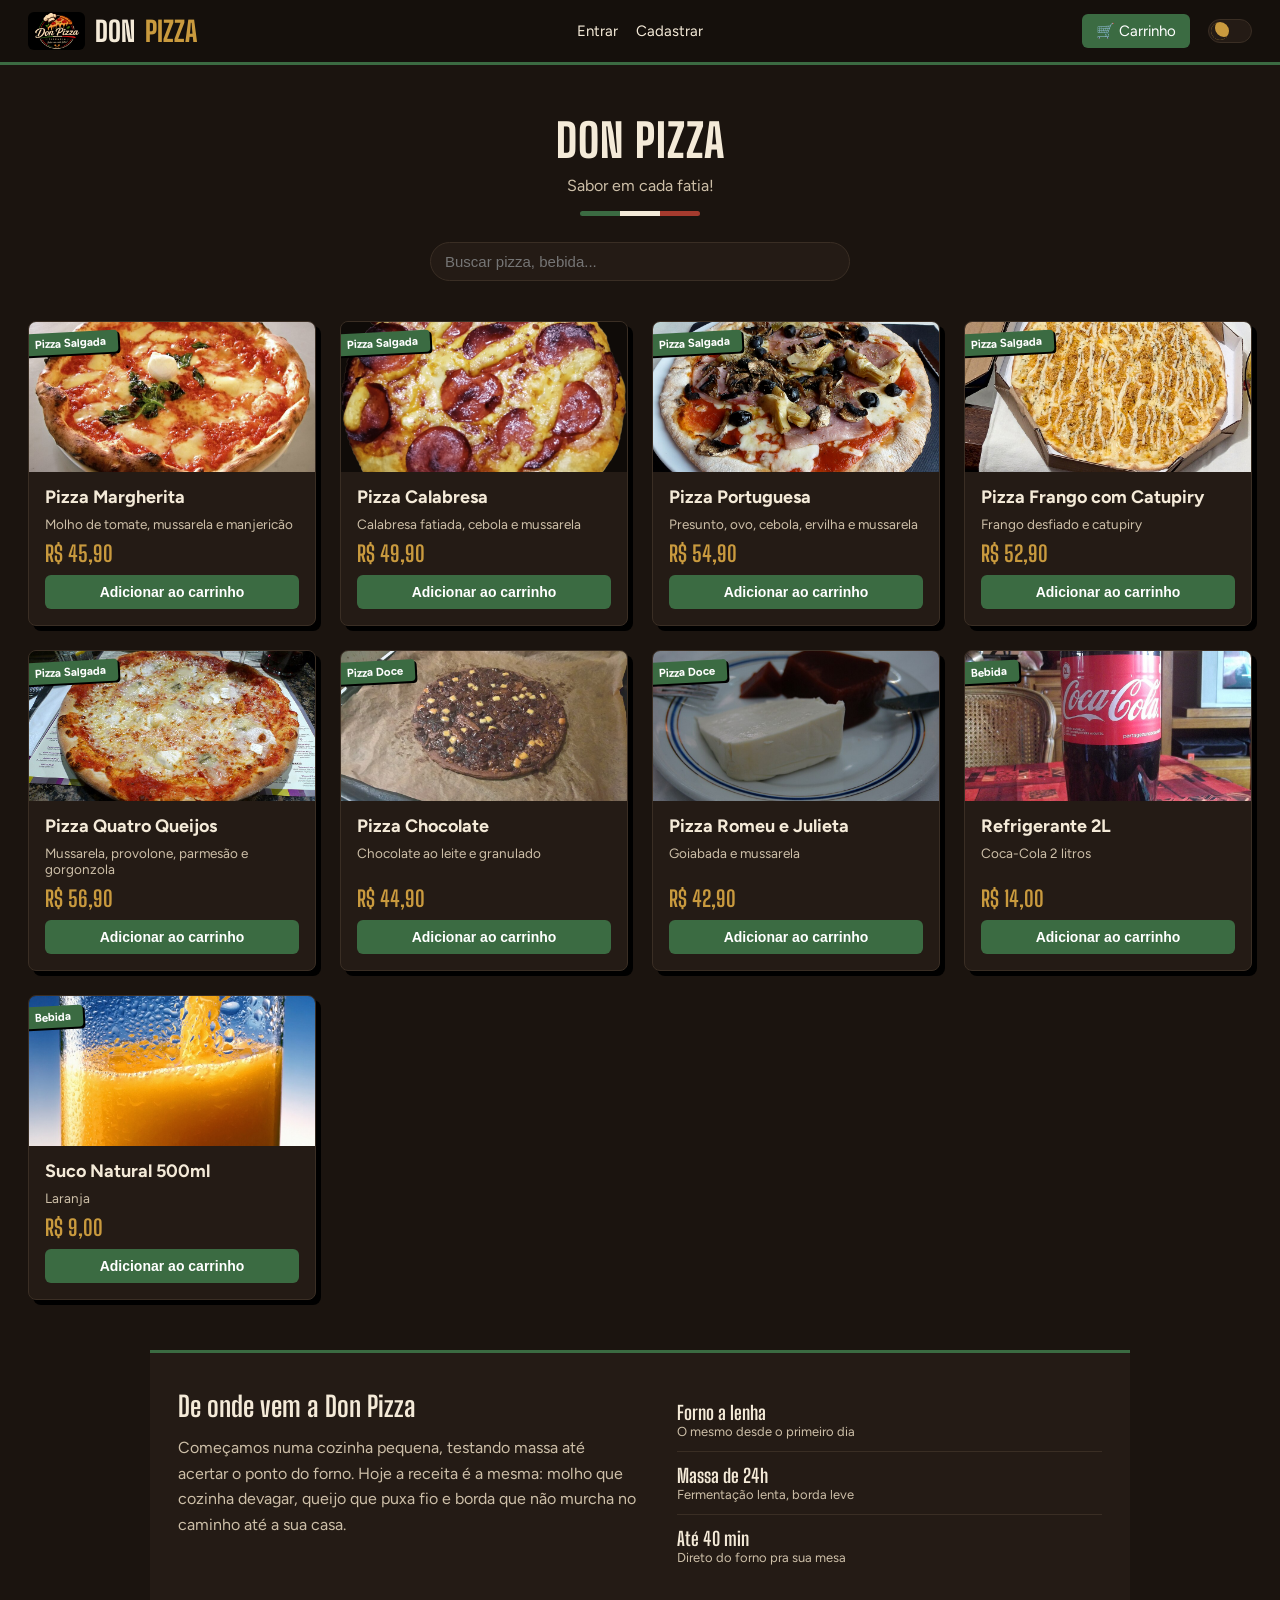
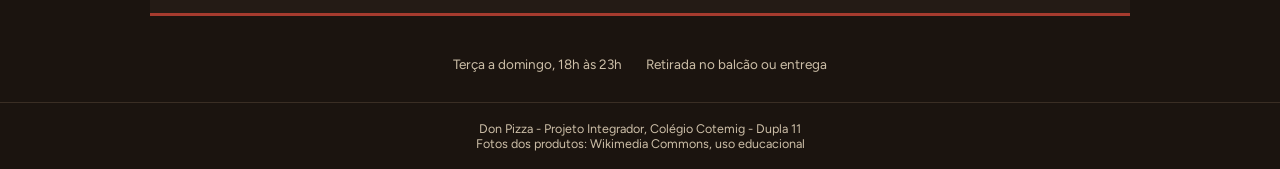
<file: site/index.html>
<!DOCTYPE html>
<html lang="pt-BR">
<head>
  <meta charset="UTF-8">
  <meta name="viewport" content="width=device-width, initial-scale=1.0">
  <title>Don Pizza - Cardápio</title>
  <link rel="preconnect" href="https://fonts.googleapis.com">
  <link rel="preconnect" href="https://fonts.gstatic.com" crossorigin>
  <link href="https://fonts.googleapis.com/css2?family=Big+Shoulders+Display:wght@700;800&family=Figtree:wght@400;600;700&display=swap" rel="stylesheet">
  <link rel="stylesheet" href="css/style.css">
</head>
<body>

  <nav class="navbar">
    <div class="logo"><img src="../assets/logo-don-pizza.webp" alt="Logo Don Pizza"> DON <span>PIZZA</span></div>
    <div class="links" id="areaConta">
      <a href="login.html">Entrar</a>
      <a href="cadastro.html">Cadastrar</a>
    </div>
    <div class="links">
      <a href="carrinho.html" class="btn-carrinho">
        🛒 Carrinho
        <span class="qtd" id="qtdCarrinho">0</span>
      </a>
      <button class="btn-tema" id="btnTema" aria-label="Alternar tema">
        <span class="trilha"><span class="bolinha"></span></span>
      </button>
    </div>
  </nav>

  <section class="hero">
    <h1>DON PIZZA</h1>
    <p>Sabor em cada fatia!</p>
    <div class="tricolor"><span></span><span></span><span></span></div>
  </section>

  <div class="busca-wrap">
    <input type="text" id="campoBusca" placeholder="Buscar pizza, bebida...">
  </div>

  <div class="grid-produtos" id="gridProdutos"></div>

  <section class="sobre">
    <div class="sobre-texto">
      <h2>De onde vem a Don Pizza</h2>
      <p>
        Começamos numa cozinha pequena, testando massa até acertar o ponto do forno.
        Hoje a receita é a mesma: molho que cozinha devagar, queijo que puxa fio e
        borda que não murcha no caminho até a sua casa.
      </p>
    </div>
    <div class="sobre-fatos">
      <div class="fato">
        <strong>Forno a lenha</strong>
        <span>O mesmo desde o primeiro dia</span>
      </div>
      <div class="fato">
        <strong>Massa de 24h</strong>
        <span>Fermentação lenta, borda leve</span>
      </div>
      <div class="fato">
        <strong>Até 40 min</strong>
        <span>Direto do forno pra sua mesa</span>
      </div>
    </div>
  </section>

  <div class="info-funcionamento">
    <span>Terça a domingo, 18h às 23h</span>
    <span>Retirada no balcão ou entrega</span>
  </div>

  <footer>
    Don Pizza - Projeto Integrador, Colégio Cotemig - Dupla 11<br>
    Fotos dos produtos: Wikimedia Commons, uso educacional
  </footer>

  <script src="js/produtos.js"></script>
  <script src="js/carrinho.js"></script>
  <script src="js/auth.js"></script>
  <script src="js/tema.js"></script>
</body>
</html>
</file>
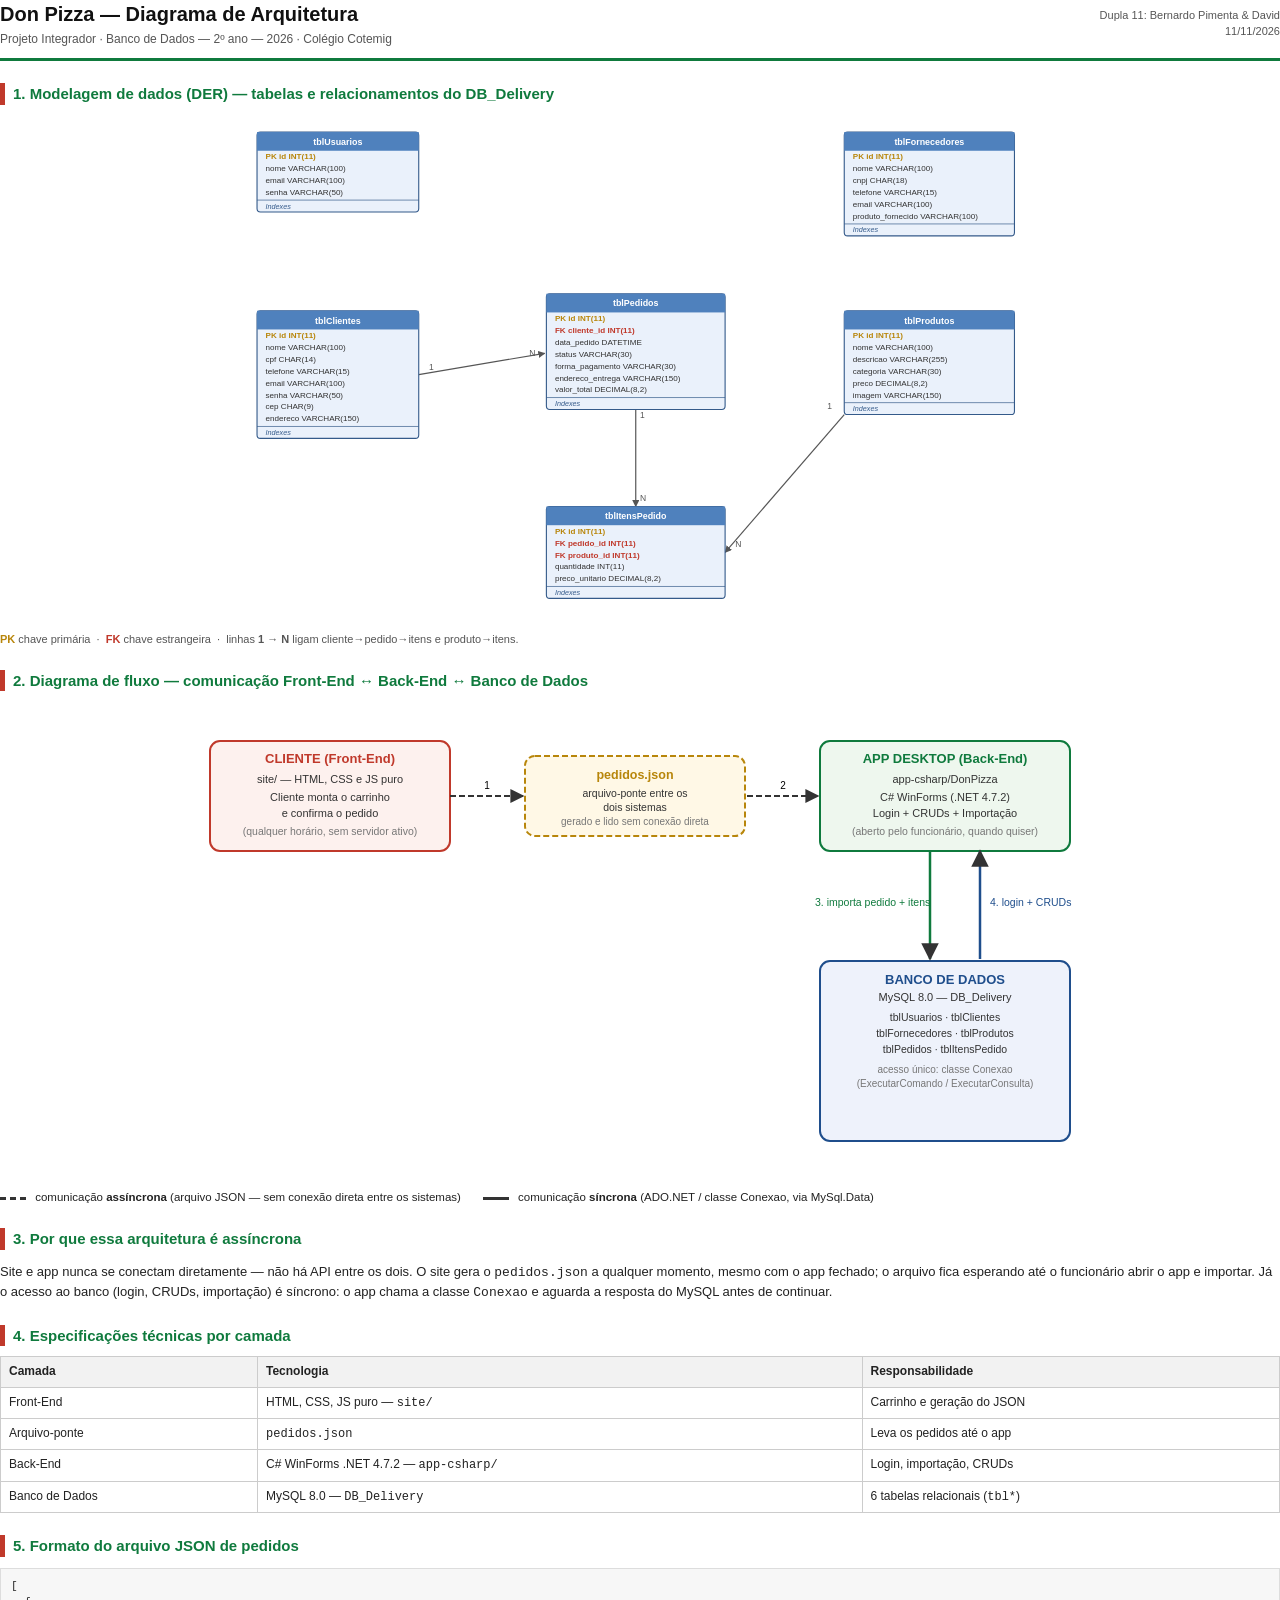
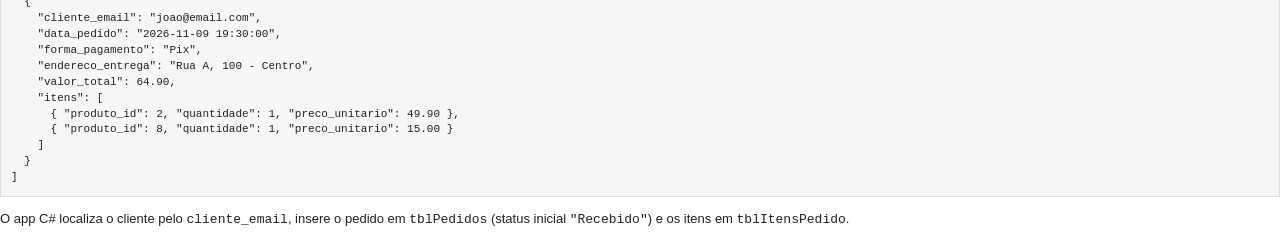
<file: docs/diagrama-arquitetura.html>
<!DOCTYPE html>
<html lang="pt-BR">
<head>
<meta charset="UTF-8">
<title>Diagrama de Arquitetura — Don Pizza</title>
<style>
  @page { size: A4; margin: 18mm 16mm; }
  * { box-sizing: border-box; }
  body {
    font-family: Arial, Helvetica, sans-serif;
    color: #222;
    margin: 0;
    font-size: 13px;
    line-height: 1.45;
  }
  header {
    display: flex;
    align-items: center;
    justify-content: space-between;
    border-bottom: 3px solid #0f7a3d;
    padding-bottom: 10px;
    margin-bottom: 18px;
  }
  header .brand { display:flex; align-items:center; gap:12px; }
  header img.logo { height: 48px; }
  header h1 { font-size: 20px; margin: 0; color:#111; }
  header .sub { font-size: 12px; color:#555; margin-top:2px; }
  header .meta { text-align:right; font-size:11px; color:#555; }
  h2 {
    font-size: 15px;
    color: #0f7a3d;
    border-left: 5px solid #c0392b;
    padding-left: 8px;
    margin: 22px 0 10px;
  }
  table { width:100%; border-collapse: collapse; margin-top: 6px; }
  th, td { border: 1px solid #ccc; padding: 6px 8px; text-align: left; font-size: 12px; vertical-align: top; }
  th { background: #f2f2f2; }
  .legend { display:flex; gap:22px; margin-top:8px; font-size:11.5px; }
  .legend span.line { display:inline-block; width:26px; height:0; border-top:3px solid #333; vertical-align:middle; margin-right:6px; }
  .legend span.dashed { border-top-style: dashed; }
  ol.fluxo li { margin-bottom: 6px; }
  .tag { display:inline-block; padding:1px 6px; border-radius:3px; font-size:10.5px; font-weight:bold; color:#fff; }
  .tag.async { background:#c0392b; }
  .tag.sync { background:#0f7a3d; }
  footer { margin-top: 24px; font-size: 10.5px; color:#888; border-top:1px solid #ddd; padding-top:8px; }
</style>
</head>
<body>

<header>
  <div class="brand">
    <div>
      <h1>Don Pizza — Diagrama de Arquitetura</h1>
      <div class="sub">Projeto Integrador · Banco de Dados — 2º ano — 2026 · Colégio Cotemig</div>
    </div>
  </div>
  <div class="meta">
    Dupla 11: Bernardo Pimenta &amp; David<br>
    11/11/2026
  </div>
</header>

<h2>1. Modelagem de dados (DER) — tabelas e relacionamentos do DB_Delivery</h2>

<svg viewBox="0 0 940 600" xmlns="http://www.w3.org/2000/svg" style="width:100%; max-width:800px; display:block; margin:0 auto;">
  <defs>
    <marker id="erArrow" viewBox="0 0 10 10" refX="9" refY="5" markerWidth="6" markerHeight="6" orient="auto-start-reverse">
      <path d="M0,0 L10,5 L0,10 z" fill="#555"/>
    </marker>
  </defs>

  <!-- ===== Relacionamentos (desenhados primeiro, ficam atras das tabelas) ===== -->
  <!-- Clientes 1 -> N Pedidos -->
  <line x1="210" y1="305" x2="358" y2="280" stroke="#555" stroke-width="1.4" marker-end="url(#erArrow)"/>
  <text x="222" y="300" font-size="10" fill="#555">1</text>
  <text x="340" y="283" font-size="10" fill="#555">N</text>

  <!-- Pedidos 1 -> N ItensPedido -->
  <line x1="465" y1="346" x2="465" y2="460" stroke="#555" stroke-width="1.4" marker-end="url(#erArrow)"/>
  <text x="470" y="356" font-size="10" fill="#555">1</text>
  <text x="470" y="454" font-size="10" fill="#555">N</text>

  <!-- Produtos 1 -> N ItensPedido -->
  <line x1="710" y1="352" x2="570" y2="514" stroke="#555" stroke-width="1.4" marker-end="url(#erArrow)"/>
  <text x="690" y="345" font-size="10" fill="#555">1</text>
  <text x="582" y="508" font-size="10" fill="#555">N</text>

  <!-- ===== tblUsuarios (sem relacionamento - tabela de login) ===== -->
  <g>
    <rect x="20" y="20" width="190" height="94" rx="4" fill="#eaf1fb" stroke="#345a8a" stroke-width="1.3"/>
    <rect x="20" y="20" width="190" height="22" fill="#4f81bd"/>
    <text x="115" y="35" text-anchor="middle" fill="white" font-size="10.5" font-weight="bold">tblUsuarios</text>
    <text x="30" y="52" font-size="9.5" fill="#b8860b" font-weight="bold">PK id INT(11)</text>
    <text x="30" y="66" font-size="9.5" fill="#333">nome VARCHAR(100)</text>
    <text x="30" y="80" font-size="9.5" fill="#333">email VARCHAR(100)</text>
    <text x="30" y="94" font-size="9.5" fill="#333">senha VARCHAR(50)</text>
    <line x1="20" y1="100" x2="210" y2="100" stroke="#345a8a" stroke-width="0.8"/>
    <text x="30" y="110" font-size="8.5" font-style="italic" fill="#345a8a">Indexes</text>
  </g>

  <!-- ===== tblFornecedores (sem relacionamento) ===== -->
  <g>
    <rect x="710" y="20" width="200" height="122" rx="4" fill="#eaf1fb" stroke="#345a8a" stroke-width="1.3"/>
    <rect x="710" y="20" width="200" height="22" fill="#4f81bd"/>
    <text x="810" y="35" text-anchor="middle" fill="white" font-size="10.5" font-weight="bold">tblFornecedores</text>
    <text x="720" y="52" font-size="9.5" fill="#b8860b" font-weight="bold">PK id INT(11)</text>
    <text x="720" y="66" font-size="9.5" fill="#333">nome VARCHAR(100)</text>
    <text x="720" y="80" font-size="9.5" fill="#333">cnpj CHAR(18)</text>
    <text x="720" y="94" font-size="9.5" fill="#333">telefone VARCHAR(15)</text>
    <text x="720" y="108" font-size="9.5" fill="#333">email VARCHAR(100)</text>
    <text x="720" y="122" font-size="9.5" fill="#333">produto_fornecido VARCHAR(100)</text>
    <line x1="710" y1="128" x2="910" y2="128" stroke="#345a8a" stroke-width="0.8"/>
    <text x="720" y="138" font-size="8.5" font-style="italic" fill="#345a8a">Indexes</text>
  </g>

  <!-- ===== tblClientes ===== -->
  <g>
    <rect x="20" y="230" width="190" height="150" rx="4" fill="#eaf1fb" stroke="#345a8a" stroke-width="1.3"/>
    <rect x="20" y="230" width="190" height="22" fill="#4f81bd"/>
    <text x="115" y="245" text-anchor="middle" fill="white" font-size="10.5" font-weight="bold">tblClientes</text>
    <text x="30" y="262" font-size="9.5" fill="#b8860b" font-weight="bold">PK id INT(11)</text>
    <text x="30" y="276" font-size="9.5" fill="#333">nome VARCHAR(100)</text>
    <text x="30" y="290" font-size="9.5" fill="#333">cpf CHAR(14)</text>
    <text x="30" y="304" font-size="9.5" fill="#333">telefone VARCHAR(15)</text>
    <text x="30" y="318" font-size="9.5" fill="#333">email VARCHAR(100)</text>
    <text x="30" y="332" font-size="9.5" fill="#333">senha VARCHAR(50)</text>
    <text x="30" y="346" font-size="9.5" fill="#333">cep CHAR(9)</text>
    <text x="30" y="360" font-size="9.5" fill="#333">endereco VARCHAR(150)</text>
    <line x1="20" y1="366" x2="210" y2="366" stroke="#345a8a" stroke-width="0.8"/>
    <text x="30" y="376" font-size="8.5" font-style="italic" fill="#345a8a">Indexes</text>
  </g>

  <!-- ===== tblProdutos ===== -->
  <g>
    <rect x="710" y="230" width="200" height="122" rx="4" fill="#eaf1fb" stroke="#345a8a" stroke-width="1.3"/>
    <rect x="710" y="230" width="200" height="22" fill="#4f81bd"/>
    <text x="810" y="245" text-anchor="middle" fill="white" font-size="10.5" font-weight="bold">tblProdutos</text>
    <text x="720" y="262" font-size="9.5" fill="#b8860b" font-weight="bold">PK id INT(11)</text>
    <text x="720" y="276" font-size="9.5" fill="#333">nome VARCHAR(100)</text>
    <text x="720" y="290" font-size="9.5" fill="#333">descricao VARCHAR(255)</text>
    <text x="720" y="304" font-size="9.5" fill="#333">categoria VARCHAR(30)</text>
    <text x="720" y="318" font-size="9.5" fill="#333">preco DECIMAL(8,2)</text>
    <text x="720" y="332" font-size="9.5" fill="#333">imagem VARCHAR(150)</text>
    <line x1="710" y1="338" x2="910" y2="338" stroke="#345a8a" stroke-width="0.8"/>
    <text x="720" y="348" font-size="8.5" font-style="italic" fill="#345a8a">Indexes</text>
  </g>

  <!-- ===== tblPedidos ===== -->
  <g>
    <rect x="360" y="210" width="210" height="136" rx="4" fill="#eaf1fb" stroke="#345a8a" stroke-width="1.3"/>
    <rect x="360" y="210" width="210" height="22" fill="#4f81bd"/>
    <text x="465" y="225" text-anchor="middle" fill="white" font-size="10.5" font-weight="bold">tblPedidos</text>
    <text x="370" y="242" font-size="9.5" fill="#b8860b" font-weight="bold">PK id INT(11)</text>
    <text x="370" y="256" font-size="9.5" fill="#c0392b" font-weight="bold">FK cliente_id INT(11)</text>
    <text x="370" y="270" font-size="9.5" fill="#333">data_pedido DATETIME</text>
    <text x="370" y="284" font-size="9.5" fill="#333">status VARCHAR(30)</text>
    <text x="370" y="298" font-size="9.5" fill="#333">forma_pagamento VARCHAR(30)</text>
    <text x="370" y="312" font-size="9.5" fill="#333">endereco_entrega VARCHAR(150)</text>
    <text x="370" y="326" font-size="9.5" fill="#333">valor_total DECIMAL(8,2)</text>
    <line x1="360" y1="332" x2="570" y2="332" stroke="#345a8a" stroke-width="0.8"/>
    <text x="370" y="342" font-size="8.5" font-style="italic" fill="#345a8a">Indexes</text>
  </g>

  <!-- ===== tblItensPedido ===== -->
  <g>
    <rect x="360" y="460" width="210" height="108" rx="4" fill="#eaf1fb" stroke="#345a8a" stroke-width="1.3"/>
    <rect x="360" y="460" width="210" height="22" fill="#4f81bd"/>
    <text x="465" y="475" text-anchor="middle" fill="white" font-size="10.5" font-weight="bold">tblItensPedido</text>
    <text x="370" y="492" font-size="9.5" fill="#b8860b" font-weight="bold">PK id INT(11)</text>
    <text x="370" y="506" font-size="9.5" fill="#c0392b" font-weight="bold">FK pedido_id INT(11)</text>
    <text x="370" y="520" font-size="9.5" fill="#c0392b" font-weight="bold">FK produto_id INT(11)</text>
    <text x="370" y="534" font-size="9.5" fill="#333">quantidade INT(11)</text>
    <text x="370" y="548" font-size="9.5" fill="#333">preco_unitario DECIMAL(8,2)</text>
    <line x1="360" y1="554" x2="570" y2="554" stroke="#345a8a" stroke-width="0.8"/>
    <text x="370" y="564" font-size="8.5" font-style="italic" fill="#345a8a">Indexes</text>
  </g>
</svg>

<p style="font-size:11px; color:#555; margin-top:6px;">
<span style="color:#b8860b; font-weight:bold;">PK</span> chave primária &nbsp;·&nbsp;
<span style="color:#c0392b; font-weight:bold;">FK</span> chave estrangeira &nbsp;·&nbsp;
linhas <b>1 → N</b> ligam cliente→pedido→itens e produto→itens.
</p>

<h2>2. Diagrama de fluxo — comunicação Front-End ↔ Back-End ↔ Banco de Dados</h2>

<svg viewBox="0 0 900 480" xmlns="http://www.w3.org/2000/svg" style="width:100%; max-width:900px; display:block; margin:0 auto;">
  <defs>
    <marker id="arrow" viewBox="0 0 10 10" refX="9" refY="5" markerWidth="7" markerHeight="7" orient="auto-start-reverse">
      <path d="M0,0 L10,5 L0,10 z" fill="#333"/>
    </marker>
  </defs>

  <!-- Caixa Cliente / Front-End -->
  <rect x="20" y="40" width="240" height="110" rx="10" fill="#fdf1ee" stroke="#c0392b" stroke-width="2"/>
  <text x="140" y="62" text-anchor="middle" font-size="13" font-weight="bold" fill="#c0392b">CLIENTE (Front-End)</text>
  <text x="140" y="82" text-anchor="middle" font-size="11" fill="#333">site/ — HTML, CSS e JS puro</text>
  <text x="140" y="100" text-anchor="middle" font-size="11" fill="#333">Cliente monta o carrinho</text>
  <text x="140" y="116" text-anchor="middle" font-size="11" fill="#333">e confirma o pedido</text>
  <text x="140" y="134" text-anchor="middle" font-size="10.5" fill="#777">(qualquer horário, sem servidor ativo)</text>

  <!-- Caixa arquivo JSON (ponte assíncrona) -->
  <rect x="335" y="55" width="220" height="80" rx="10" fill="#fff8e6" stroke="#b8860b" stroke-width="2" stroke-dasharray="6,3"/>
  <text x="445" y="78" text-anchor="middle" font-size="12.5" font-weight="bold" fill="#b8860b">pedidos.json</text>
  <text x="445" y="96" text-anchor="middle" font-size="10.5" fill="#333">arquivo-ponte entre os</text>
  <text x="445" y="110" text-anchor="middle" font-size="10.5" fill="#333">dois sistemas</text>
  <text x="445" y="124" text-anchor="middle" font-size="10" fill="#777">gerado e lido sem conexão direta</text>

  <!-- Caixa App C# / Back-End -->
  <rect x="630" y="40" width="250" height="110" rx="10" fill="#eef7ee" stroke="#0f7a3d" stroke-width="2"/>
  <text x="755" y="62" text-anchor="middle" font-size="13" font-weight="bold" fill="#0f7a3d">APP DESKTOP (Back-End)</text>
  <text x="755" y="82" text-anchor="middle" font-size="11" fill="#333">app-csharp/DonPizza</text>
  <text x="755" y="100" text-anchor="middle" font-size="11" fill="#333">C# WinForms (.NET 4.7.2)</text>
  <text x="755" y="116" text-anchor="middle" font-size="11" fill="#333">Login + CRUDs + Importação</text>
  <text x="755" y="134" text-anchor="middle" font-size="10.5" fill="#777">(aberto pelo funcionário, quando quiser)</text>

  <!-- Seta 1: cliente -> json (assincrono, tracejada) -->
  <line x1="260" y1="95" x2="333" y2="95" stroke="#333" stroke-width="2" stroke-dasharray="6,3" marker-end="url(#arrow)"/>
  <text x="297" y="88" text-anchor="middle" font-size="10">1</text>

  <!-- Seta 2: json -> app (assincrono, tracejada) -->
  <line x1="557" y1="95" x2="628" y2="95" stroke="#333" stroke-width="2" stroke-dasharray="6,3" marker-end="url(#arrow)"/>
  <text x="593" y="88" text-anchor="middle" font-size="10">2</text>

  <!-- Caixa MySQL -->
  <rect x="630" y="260" width="250" height="180" rx="10" fill="#eef2fb" stroke="#1f4e8c" stroke-width="2"/>
  <text x="755" y="283" text-anchor="middle" font-size="13" font-weight="bold" fill="#1f4e8c">BANCO DE DADOS</text>
  <text x="755" y="300" text-anchor="middle" font-size="11" fill="#333">MySQL 8.0 — DB_Delivery</text>
  <text x="755" y="320" text-anchor="middle" font-size="10.5" fill="#333">tblUsuarios · tblClientes</text>
  <text x="755" y="336" text-anchor="middle" font-size="10.5" fill="#333">tblFornecedores · tblProdutos</text>
  <text x="755" y="352" text-anchor="middle" font-size="10.5" fill="#333">tblPedidos · tblItensPedido</text>
  <text x="755" y="372" text-anchor="middle" font-size="10" fill="#777">acesso único: classe Conexao</text>
  <text x="755" y="386" text-anchor="middle" font-size="10" fill="#777">(ExecutarComando / ExecutarConsulta)</text>

  <!-- Seta 3: app -> mysql import (sincrona, solida) -->
  <path d="M 740 150 L 740 258" stroke="#0f7a3d" stroke-width="2.5" fill="none" marker-end="url(#arrow)"/>
  <text x="625" y="205" font-size="10.5" fill="#0f7a3d">3. importa pedido + itens</text>

  <!-- Seta 4: mysql <-> app CRUD/login (sincrona, solida, dupla) -->
  <path d="M 790 258 L 790 150" stroke="#1f4e8c" stroke-width="2.5" fill="none" marker-end="url(#arrow)"/>
  <text x="800" y="205" font-size="10.5" fill="#1f4e8c">4. login + CRUDs</text>

</svg>

<div class="legend">
  <div><span class="line dashed"></span> comunicação <b>assíncrona</b> (arquivo JSON — sem conexão direta entre os sistemas)</div>
  <div><span class="line"></span> comunicação <b>síncrona</b> (ADO.NET / classe Conexao, via MySql.Data)</div>
</div>

<h2>3. Por que essa arquitetura é assíncrona</h2>
<p>
Site e app nunca se conectam diretamente — não há API entre os dois. O site gera o
<code>pedidos.json</code> a qualquer momento, mesmo com o app fechado; o arquivo fica esperando até o
funcionário abrir o app e importar. Já o acesso ao banco (login, CRUDs, importação) é síncrono: o app
chama a classe <code>Conexao</code> e aguarda a resposta do MySQL antes de continuar.
</p>

<h2>4. Especificações técnicas por camada</h2>
<table>
  <tr><th>Camada</th><th>Tecnologia</th><th>Responsabilidade</th></tr>
  <tr><td>Front-End</td><td>HTML, CSS, JS puro — <code>site/</code></td><td>Carrinho e geração do JSON</td></tr>
  <tr><td>Arquivo-ponte</td><td><code>pedidos.json</code></td><td>Leva os pedidos até o app</td></tr>
  <tr><td>Back-End</td><td>C# WinForms .NET 4.7.2 — <code>app-csharp/</code></td><td>Login, importação, CRUDs</td></tr>
  <tr><td>Banco de Dados</td><td>MySQL 8.0 — <code>DB_Delivery</code></td><td>6 tabelas relacionais (<code>tbl*</code>)</td></tr>
</table>

<h2>5. Formato do arquivo JSON de pedidos</h2>
<pre style="background:#f7f7f7; border:1px solid #ddd; padding:10px; font-size:11px; overflow-x:auto;">[
  {
    "cliente_email": "joao@email.com",
    "data_pedido": "2026-11-09 19:30:00",
    "forma_pagamento": "Pix",
    "endereco_entrega": "Rua A, 100 - Centro",
    "valor_total": 64.90,
    "itens": [
      { "produto_id": 2, "quantidade": 1, "preco_unitario": 49.90 },
      { "produto_id": 8, "quantidade": 1, "preco_unitario": 15.00 }
    ]
  }
]</pre>
<p>O app C# localiza o cliente pelo <code>cliente_email</code>, insere o pedido em <code>tblPedidos</code>
(status inicial <code>"Recebido"</code>) e os itens em <code>tblItensPedido</code>.</p>

</body>
</html>
</file>
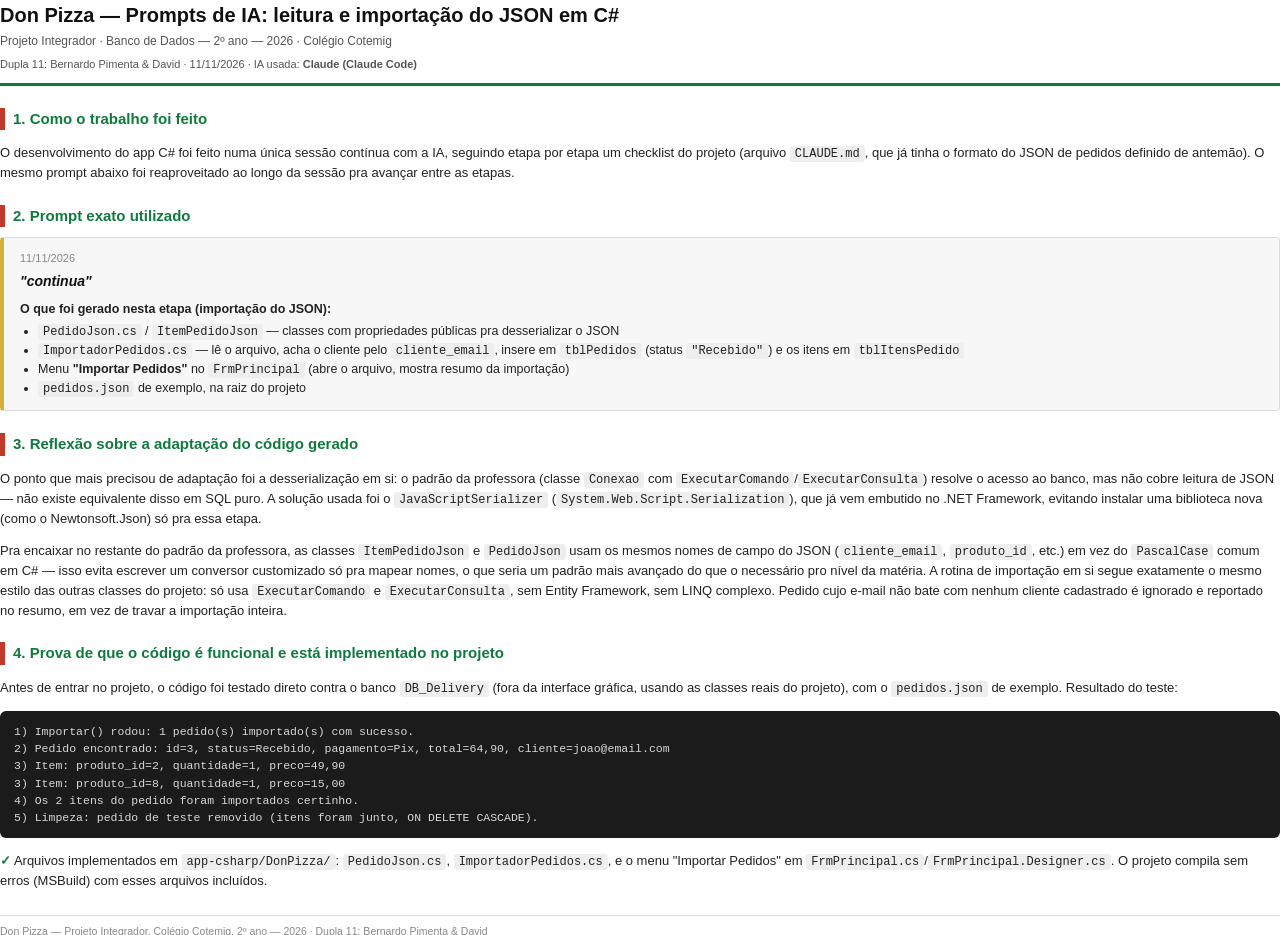
<file: docs/prompts-ia.html>
<!DOCTYPE html>
<html lang="pt-BR">
<head>
<meta charset="UTF-8">
<title>Prompts de IA — Importação do JSON</title>
<style>
  @page { size: A4; margin: 18mm 16mm; }
  * { box-sizing: border-box; }
  body {
    font-family: Arial, Helvetica, sans-serif;
    color: #222;
    margin: 0;
    font-size: 13px;
    line-height: 1.5;
  }
  header {
    border-bottom: 3px solid #0f7a3d;
    padding-bottom: 10px;
    margin-bottom: 18px;
  }
  header h1 { font-size: 20px; margin: 0; color:#111; }
  header .sub { font-size: 12px; color:#555; margin-top:2px; }
  header .meta { font-size:11px; color:#555; margin-top:6px; }
  h2 {
    font-size: 15px;
    color: #0f7a3d;
    border-left: 5px solid #c0392b;
    padding-left: 8px;
    margin: 22px 0 10px;
  }
  .prompt-box {
    background: #f7f7f7;
    border: 1px solid #ddd;
    border-left: 4px solid #d4af37;
    border-radius: 4px;
    padding: 12px 16px;
    margin-bottom: 12px;
  }
  .prompt-box .data { font-size: 11px; color: #888; margin-bottom: 4px; }
  .prompt-box .texto { font-size: 14px; font-weight: bold; font-style: italic; color: #111; }
  .prompt-box .contexto { font-size: 12px; color: #555; margin-top: 6px; }
  .prompt-box .gerado { font-size: 12.5px; margin-top: 8px; }
  .prompt-box .gerado ul { margin: 4px 0 0 18px; padding: 0; }
  code { background: #eee; padding: 1px 5px; border-radius: 3px; font-size: 12px; }
  pre {
    background: #1b1b1b;
    color: #d8d8d8;
    padding: 12px 14px;
    border-radius: 6px;
    font-size: 11.5px;
    overflow-x: auto;
    white-space: pre-wrap;
  }
  .ok { color: #0f7a3d; font-weight: bold; }
  footer { margin-top: 24px; font-size: 10.5px; color:#888; border-top:1px solid #ddd; padding-top:8px; }
</style>
</head>
<body>

<header>
  <h1>Don Pizza — Prompts de IA: leitura e importação do JSON em C#</h1>
  <div class="sub">Projeto Integrador · Banco de Dados — 2º ano — 2026 · Colégio Cotemig</div>
  <div class="meta">Dupla 11: Bernardo Pimenta &amp; David · 11/11/2026 · IA usada: <b>Claude (Claude Code)</b></div>
</header>

<h2>1. Como o trabalho foi feito</h2>
<p>
O desenvolvimento do app C# foi feito numa única sessão contínua com a IA, seguindo etapa por
etapa um checklist do projeto (arquivo <code>CLAUDE.md</code>, que já tinha o formato do JSON de
pedidos definido de antemão). O mesmo prompt abaixo foi reaproveitado ao longo da sessão pra
avançar entre as etapas.
</p>

<h2>2. Prompt exato utilizado</h2>

<div class="prompt-box">
  <div class="data">11/11/2026</div>
  <div class="texto">"continua"</div>
  <div class="gerado">
    <b>O que foi gerado nesta etapa (importação do JSON):</b>
    <ul>
      <li><code>PedidoJson.cs</code> / <code>ItemPedidoJson</code> — classes com propriedades
          públicas pra desserializar o JSON</li>
      <li><code>ImportadorPedidos.cs</code> — lê o arquivo, acha o cliente pelo
          <code>cliente_email</code>, insere em <code>tblPedidos</code> (status
          <code>"Recebido"</code>) e os itens em <code>tblItensPedido</code></li>
      <li>Menu <b>"Importar Pedidos"</b> no <code>FrmPrincipal</code> (abre o arquivo, mostra
          resumo da importação)</li>
      <li><code>pedidos.json</code> de exemplo, na raiz do projeto</li>
    </ul>
  </div>
</div>

<h2>3. Reflexão sobre a adaptação do código gerado</h2>
<p>
O ponto que mais precisou de adaptação foi a desserialização em si: o padrão da professora (classe
<code>Conexao</code> com <code>ExecutarComando</code>/<code>ExecutarConsulta</code>) resolve o
acesso ao banco, mas não cobre leitura de JSON — não existe equivalente disso em SQL puro. A
solução usada foi o <code>JavaScriptSerializer</code>
(<code>System.Web.Script.Serialization</code>), que já vem embutido no .NET Framework, evitando
instalar uma biblioteca nova (como o Newtonsoft.Json) só pra essa etapa.
</p>
<p>
Pra encaixar no restante do padrão da professora, as classes <code>ItemPedidoJson</code> e
<code>PedidoJson</code> usam os mesmos nomes de campo do JSON (<code>cliente_email</code>,
<code>produto_id</code>, etc.) em vez do <code>PascalCase</code> comum em C# — isso evita escrever
um conversor customizado só pra mapear nomes, o que seria um padrão mais avançado do que o
necessário pro nível da matéria. A rotina de importação em si segue exatamente o mesmo estilo das
outras classes do projeto: só usa <code>ExecutarComando</code> e <code>ExecutarConsulta</code>,
sem Entity Framework, sem LINQ complexo. Pedido cujo e-mail não bate com nenhum cliente cadastrado
é ignorado e reportado no resumo, em vez de travar a importação inteira.
</p>

<h2>4. Prova de que o código é funcional e está implementado no projeto</h2>
<p>
Antes de entrar no projeto, o código foi testado direto contra o banco <code>DB_Delivery</code>
(fora da interface gráfica, usando as classes reais do projeto), com o <code>pedidos.json</code>
de exemplo. Resultado do teste:
</p>
<pre>1) Importar() rodou: 1 pedido(s) importado(s) com sucesso.
2) Pedido encontrado: id=3, status=Recebido, pagamento=Pix, total=64,90, cliente=joao@email.com
3) Item: produto_id=2, quantidade=1, preco=49,90
3) Item: produto_id=8, quantidade=1, preco=15,00
4) Os 2 itens do pedido foram importados certinho.
5) Limpeza: pedido de teste removido (itens foram junto, ON DELETE CASCADE).</pre>
<p><span class="ok">✓</span> Arquivos implementados em <code>app-csharp/DonPizza/</code>:
<code>PedidoJson.cs</code>, <code>ImportadorPedidos.cs</code>, e o menu "Importar Pedidos" em
<code>FrmPrincipal.cs</code>/<code>FrmPrincipal.Designer.cs</code>. O projeto compila sem erros
(MSBuild) com esses arquivos incluídos.</p>

<footer>
  Don Pizza — Projeto Integrador, Colégio Cotemig, 2º ano — 2026 · Dupla 11: Bernardo Pimenta &amp; David
</footer>

</body>
</html>
</file>
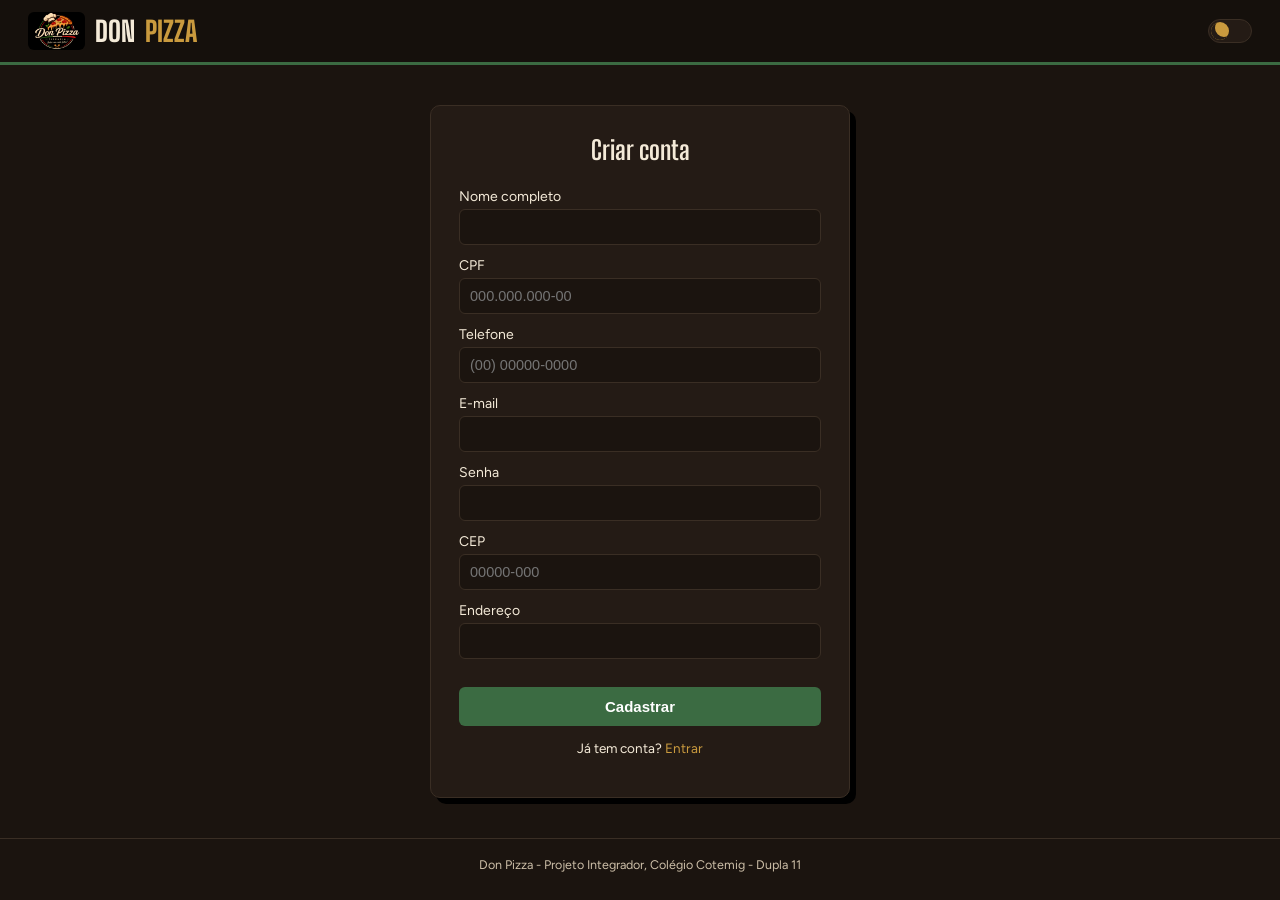
<file: site/cadastro.html>
<!DOCTYPE html>
<html lang="pt-BR">
<head>
  <meta charset="UTF-8">
  <meta name="viewport" content="width=device-width, initial-scale=1.0">
  <title>Don Pizza - Cadastro</title>
  <link rel="preconnect" href="https://fonts.googleapis.com">
  <link rel="preconnect" href="https://fonts.gstatic.com" crossorigin>
  <link href="https://fonts.googleapis.com/css2?family=Big+Shoulders+Display:wght@700;800&family=Figtree:wght@400;600;700&display=swap" rel="stylesheet">
  <link rel="stylesheet" href="css/style.css">
</head>
<body>

  <nav class="navbar">
    <a class="logo" href="index.html"><img src="../assets/logo-don-pizza.webp" alt="Logo Don Pizza"> DON <span>PIZZA</span></a>
    <div class="links">
      <button class="btn-tema" id="btnTema" aria-label="Alternar tema">
        <span class="trilha"><span class="bolinha"></span></span>
      </button>
    </div>
  </nav>

  <div class="form-box">
    <h2>Criar conta</h2>
    <form onsubmit="cadastrarCliente(event)">
      <label for="txtNome">Nome completo</label>
      <input type="text" id="txtNome" maxlength="100" required>

      <label for="txtCpf">CPF</label>
      <input type="text" id="txtCpf" inputmode="numeric" placeholder="000.000.000-00" maxlength="14" required>

      <label for="txtTelefone">Telefone</label>
      <input type="text" id="txtTelefone" inputmode="numeric" placeholder="(00) 00000-0000" maxlength="16" required>

      <label for="txtEmail">E-mail</label>
      <input type="email" id="txtEmail" maxlength="100" required>

      <label for="txtSenha">Senha</label>
      <input type="password" id="txtSenha" maxlength="50" required>

      <label for="txtCep">CEP</label>
      <input type="text" id="txtCep" inputmode="numeric" placeholder="00000-000" maxlength="9" required>

      <label for="txtEndereco">Endereço</label>
      <input type="text" id="txtEndereco" maxlength="150" required>

      <div class="erro" id="msgErro"></div>
      <button type="submit">Cadastrar</button>
    </form>
    <p class="troca">Já tem conta? <a href="login.html">Entrar</a></p>
  </div>

  <footer>Don Pizza - Projeto Integrador, Colégio Cotemig - Dupla 11</footer>

  <script src="js/mascara.js"></script>
  <script src="js/auth.js"></script>
  <script src="js/tema.js"></script>
</body>
</html>
</file>
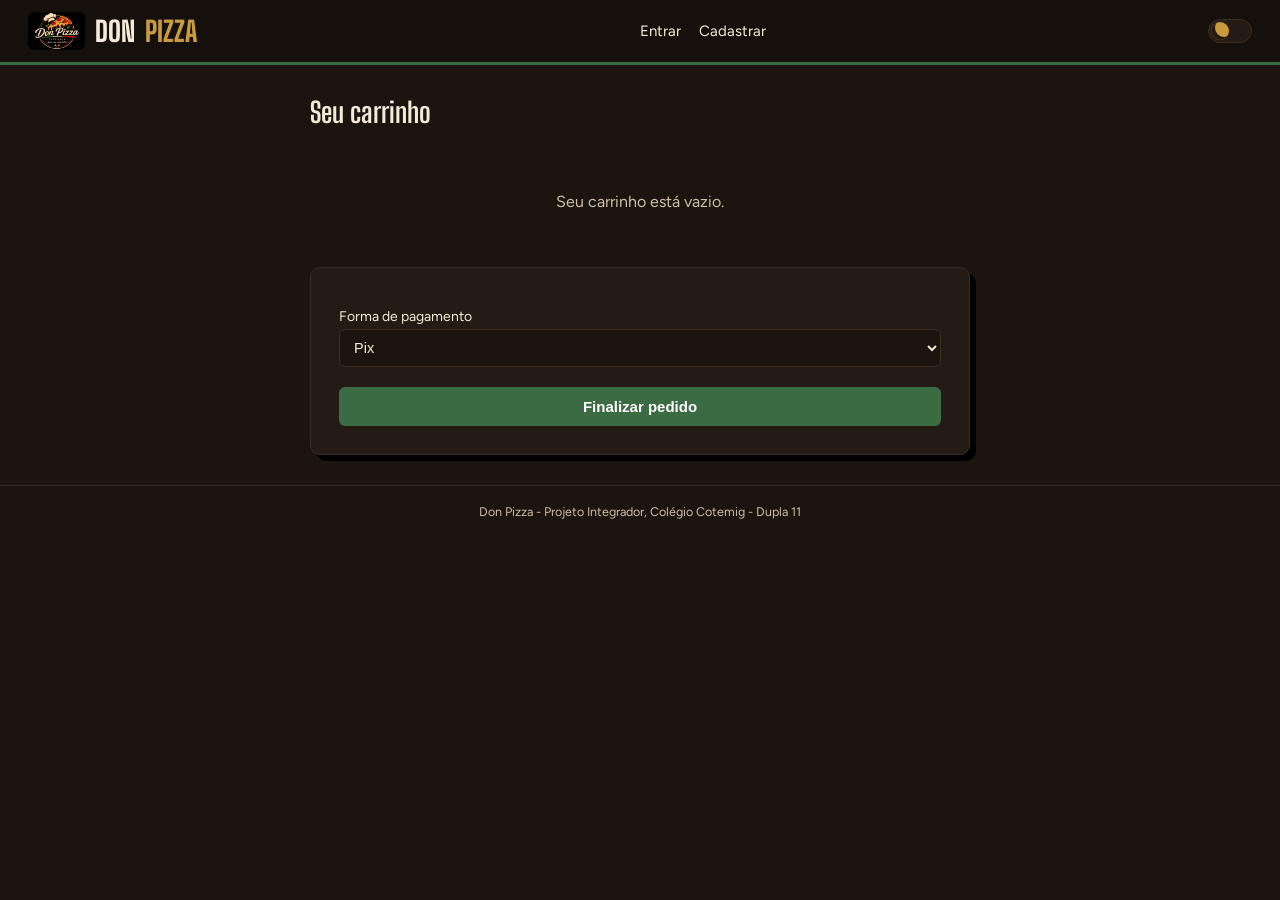
<file: site/carrinho.html>
<!DOCTYPE html>
<html lang="pt-BR">
<head>
  <meta charset="UTF-8">
  <meta name="viewport" content="width=device-width, initial-scale=1.0">
  <title>Don Pizza - Carrinho</title>
  <link rel="preconnect" href="https://fonts.googleapis.com">
  <link rel="preconnect" href="https://fonts.gstatic.com" crossorigin>
  <link href="https://fonts.googleapis.com/css2?family=Big+Shoulders+Display:wght@700;800&family=Figtree:wght@400;600;700&display=swap" rel="stylesheet">
  <link rel="stylesheet" href="css/style.css">
</head>
<body>

  <nav class="navbar">
    <a class="logo" href="index.html"><img src="../assets/logo-don-pizza.webp" alt="Logo Don Pizza"> DON <span>PIZZA</span></a>
    <div class="links" id="areaConta">
      <a href="login.html">Entrar</a>
      <a href="cadastro.html">Cadastrar</a>
    </div>
    <div class="links">
      <button class="btn-tema" id="btnTema" aria-label="Alternar tema">
        <span class="trilha"><span class="bolinha"></span></span>
      </button>
    </div>
  </nav>

  <div class="carrinho-wrap">
    <h2>Seu carrinho</h2>

    <div id="listaCarrinho"></div>

    <div class="resumo-total" id="resumoTotal">
      <span>Total</span>
      <span id="valorTotal">R$ 0,00</span>
    </div>

    <div class="form-box" style="margin: 0 0 20px; max-width: 100%;">
      <label for="cmbPagamento">Forma de pagamento</label>
      <select id="cmbPagamento">
        <option value="Pix">Pix</option>
        <option value="Cartão de crédito">Cartão de crédito</option>
        <option value="Cartão de débito">Cartão de débito</option>
        <option value="Dinheiro">Dinheiro</option>
      </select>

      <button type="button" onclick="finalizarPedido()">Finalizar pedido</button>
    </div>
  </div>

  <footer>Don Pizza - Projeto Integrador, Colégio Cotemig - Dupla 11</footer>

  <script src="js/produtos.js"></script>
  <script src="js/carrinho.js"></script>
  <script src="js/auth.js"></script>
  <script src="js/tema.js"></script>
</body>
</html>
</file>
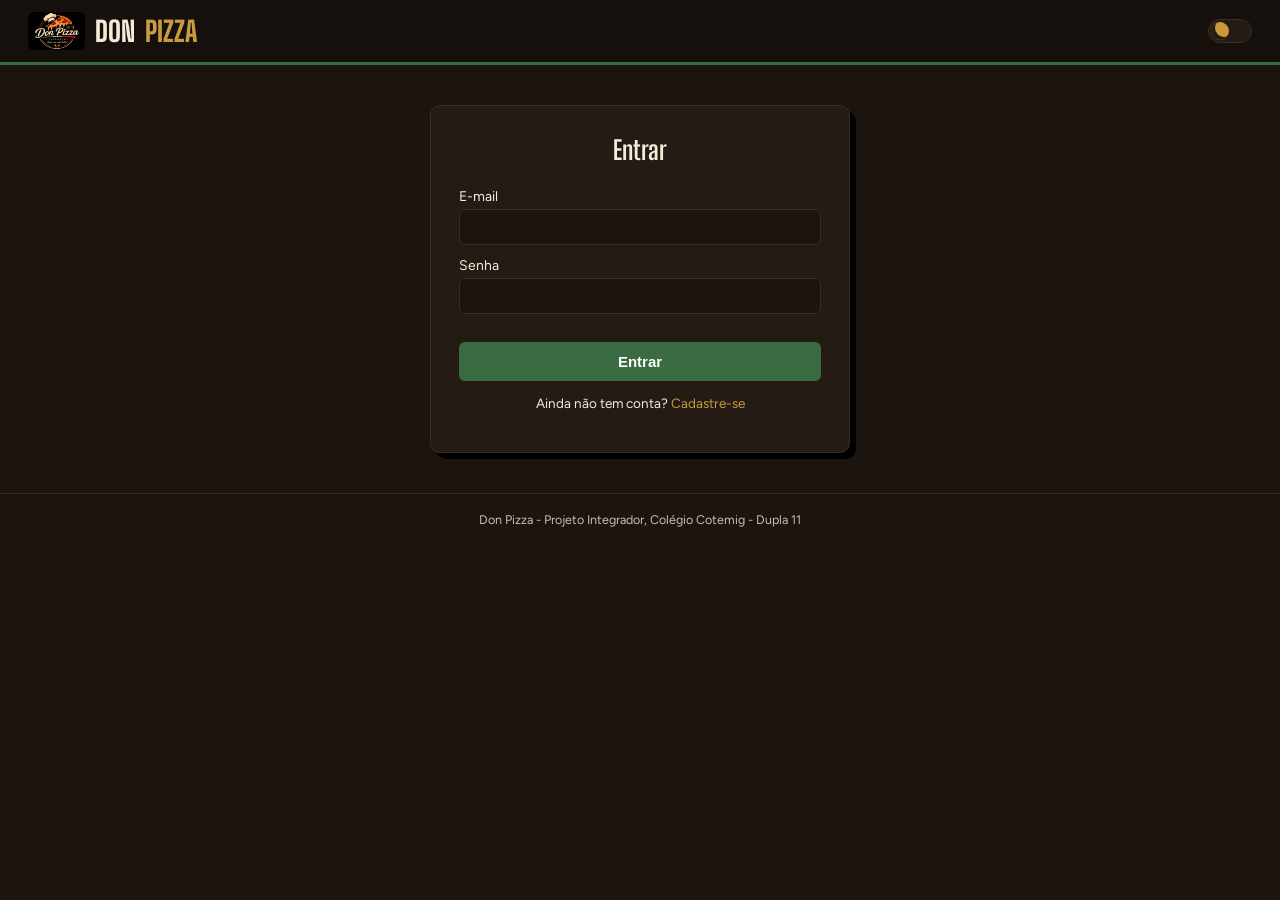
<file: site/login.html>
<!DOCTYPE html>
<html lang="pt-BR">
<head>
  <meta charset="UTF-8">
  <meta name="viewport" content="width=device-width, initial-scale=1.0">
  <title>Don Pizza - Entrar</title>
  <link rel="preconnect" href="https://fonts.googleapis.com">
  <link rel="preconnect" href="https://fonts.gstatic.com" crossorigin>
  <link href="https://fonts.googleapis.com/css2?family=Big+Shoulders+Display:wght@700;800&family=Figtree:wght@400;600;700&display=swap" rel="stylesheet">
  <link rel="stylesheet" href="css/style.css">
</head>
<body>

  <nav class="navbar">
    <a class="logo" href="index.html"><img src="../assets/logo-don-pizza.webp" alt="Logo Don Pizza"> DON <span>PIZZA</span></a>
    <div class="links">
      <button class="btn-tema" id="btnTema" aria-label="Alternar tema">
        <span class="trilha"><span class="bolinha"></span></span>
      </button>
    </div>
  </nav>

  <div class="form-box">
    <h2>Entrar</h2>
    <form onsubmit="fazerLogin(event)">
      <label for="txtEmail">E-mail</label>
      <input type="email" id="txtEmail" maxlength="100" required>

      <label for="txtSenha">Senha</label>
      <input type="password" id="txtSenha" maxlength="50" required>

      <div class="erro" id="msgErro"></div>
      <button type="submit">Entrar</button>
    </form>
    <p class="troca">Ainda não tem conta? <a href="cadastro.html">Cadastre-se</a></p>
  </div>

  <footer>Don Pizza - Projeto Integrador, Colégio Cotemig - Dupla 11</footer>

  <script src="js/auth.js"></script>
  <script src="js/tema.js"></script>
</body>
</html>
</file>
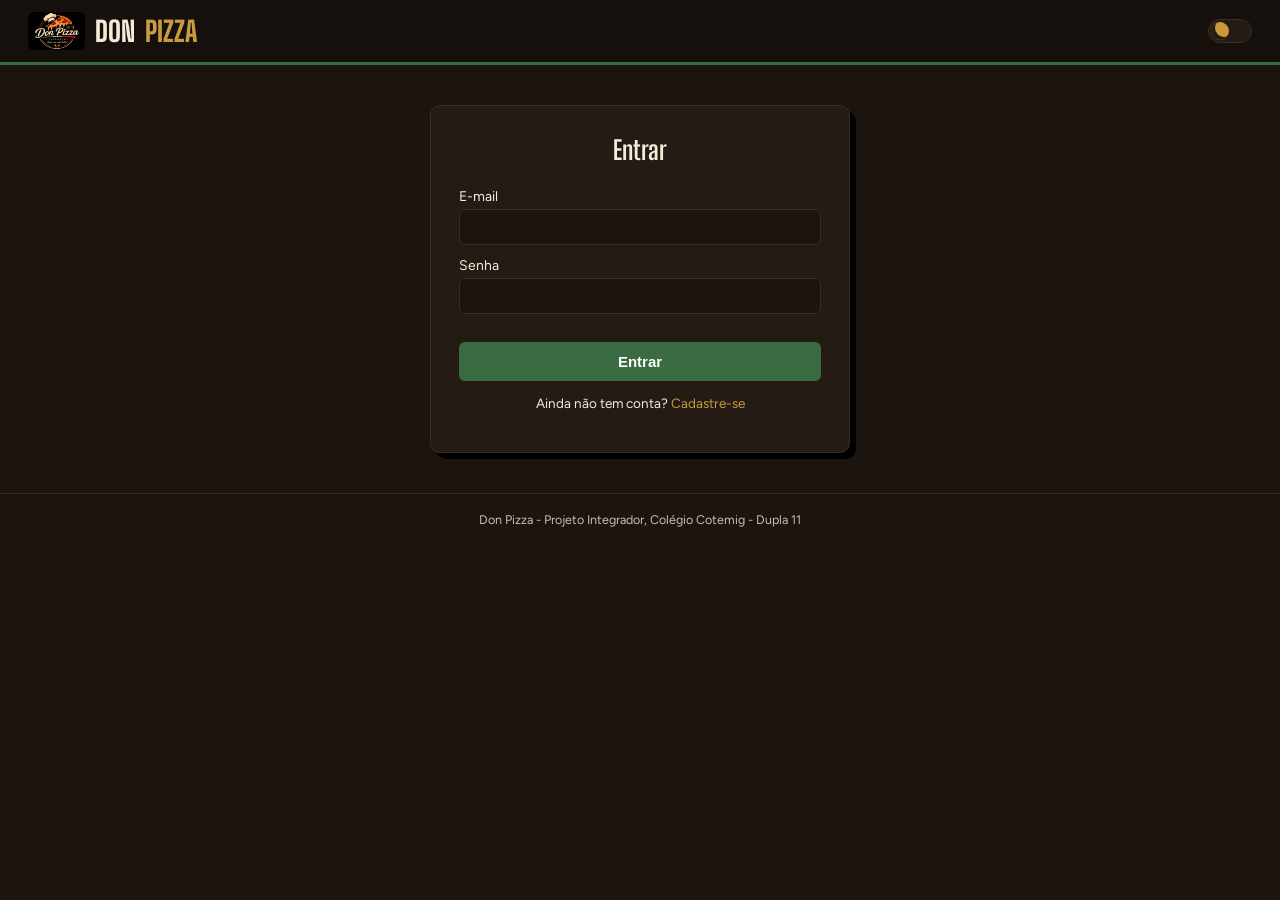
<file: site/pedidos.html>
<!DOCTYPE html>
<html lang="pt-BR">
<head>
  <meta charset="UTF-8">
  <meta name="viewport" content="width=device-width, initial-scale=1.0">
  <title>Don Pizza - Meus Pedidos</title>
  <link rel="preconnect" href="https://fonts.googleapis.com">
  <link rel="preconnect" href="https://fonts.gstatic.com" crossorigin>
  <link href="https://fonts.googleapis.com/css2?family=Big+Shoulders+Display:wght@700;800&family=Figtree:wght@400;600;700&display=swap" rel="stylesheet">
  <link rel="stylesheet" href="css/style.css">
</head>
<body>

  <nav class="navbar">
    <a class="logo" href="index.html"><img src="../assets/logo-don-pizza.webp" alt="Logo Don Pizza"> DON <span>PIZZA</span></a>
    <div class="links" id="areaConta">
      <a href="login.html">Entrar</a>
      <a href="cadastro.html">Cadastrar</a>
    </div>
    <div class="links">
      <button class="btn-tema" id="btnTema" aria-label="Alternar tema">
        <span class="trilha"><span class="bolinha"></span></span>
      </button>
    </div>
  </nav>

  <div class="pedidos-wrap">
    <h2>Meus pedidos</h2>
    <div id="listaPedidos"></div>
  </div>

  <footer>Don Pizza - Projeto Integrador, Colégio Cotemig - Dupla 11</footer>

  <script src="js/produtos.js"></script>
  <script src="js/auth.js"></script>
  <script src="js/pedidos.js"></script>
  <script src="js/tema.js"></script>
</body>
</html>
</file>
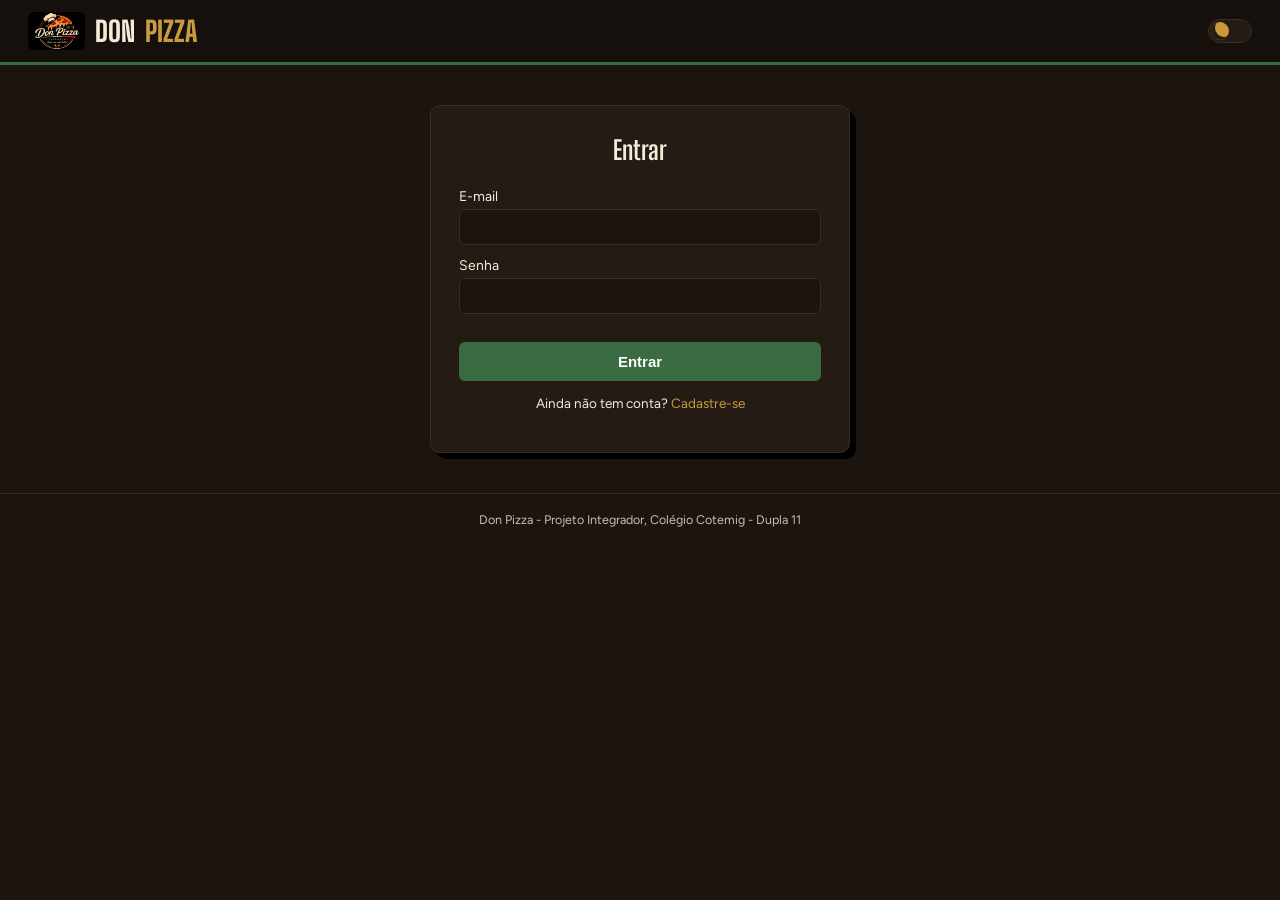
<file: site/perfil.html>
<!DOCTYPE html>
<html lang="pt-BR">
<head>
  <meta charset="UTF-8">
  <meta name="viewport" content="width=device-width, initial-scale=1.0">
  <title>Don Pizza - Perfil</title>
  <link rel="preconnect" href="https://fonts.googleapis.com">
  <link rel="preconnect" href="https://fonts.gstatic.com" crossorigin>
  <link href="https://fonts.googleapis.com/css2?family=Big+Shoulders+Display:wght@700;800&family=Figtree:wght@400;600;700&display=swap" rel="stylesheet">
  <link rel="stylesheet" href="css/style.css">
</head>
<body>

  <nav class="navbar">
    <a class="logo" href="index.html"><img src="../assets/logo-don-pizza.webp" alt="Logo Don Pizza"> DON <span>PIZZA</span></a>
    <div class="links" id="areaConta">
      <a href="login.html">Entrar</a>
      <a href="cadastro.html">Cadastrar</a>
    </div>
    <div class="links">
      <button class="btn-tema" id="btnTema" aria-label="Alternar tema">
        <span class="trilha"><span class="bolinha"></span></span>
      </button>
    </div>
  </nav>

  <div class="form-box">
    <div class="perfil-cabeca">
      <span class="perfil-avatar" id="avatarInicial"></span>
      <h2 style="margin:0;">Meus dados</h2>
    </div>
    <form onsubmit="salvarPerfil(event)">
      <label for="txtNome">Nome completo</label>
      <input type="text" id="txtNome" maxlength="100" required>

      <label for="txtCpf">CPF</label>
      <input type="text" id="txtCpf" inputmode="numeric" maxlength="14" required>

      <label for="txtTelefone">Telefone</label>
      <input type="text" id="txtTelefone" inputmode="numeric" maxlength="16" required>

      <label for="txtEmail">E-mail</label>
      <input type="email" id="txtEmail" maxlength="100" readonly>

      <label for="txtCep">CEP</label>
      <input type="text" id="txtCep" inputmode="numeric" maxlength="9" required>

      <label for="txtEndereco">Endereço</label>
      <input type="text" id="txtEndereco" maxlength="150" required>

      <button type="submit">Salvar alterações</button>
    </form>
    <p class="troca"><a href="javascript:sairLogin()">Sair da conta</a></p>
  </div>

  <footer>Don Pizza - Projeto Integrador, Colégio Cotemig - Dupla 11</footer>

  <script src="js/mascara.js"></script>
  <script src="js/auth.js"></script>
  <script src="js/perfil.js"></script>
  <script src="js/tema.js"></script>
</body>
</html>
</file>
<file: site/css/style.css>
/* Don Pizza - estilo compartilhado de todas as páginas
   Cores da marca: fundo carvão, texto creme, verde e vermelho (Itália), dourado nos destaques */

:root {
  --bg: #1b140f;
  --bg-card: #241b15;
  --texto: #f4ead8;
  --texto-fraco: #cdbfa8;
  --verde: #3b6b42;
  --vermelho: #a63b2e;
  --dourado: #c99a3e;
  --borda: #3a2e24;
  --sombra: #000;
  --fonte-display: 'Big Shoulders Display', 'Segoe UI', Arial, sans-serif;
  --fonte-base: 'Figtree', 'Segoe UI', Arial, sans-serif;
}

[data-theme="light"] {
  --bg: #f4ead8;
  --bg-card: #ffffff;
  --texto: #1b140f;
  --texto-fraco: #6b5c48;
  --borda: #e2d3ba;
  --sombra: #d8c7a8;
}

* { box-sizing: border-box; }

body {
  margin: 0;
  font-family: var(--fonte-base);
  background: var(--bg);
  color: var(--texto);
  transition: background 0.2s, color 0.2s;
}

a { color: inherit; text-decoration: none; }

/* ---------- Navbar ---------- */
.navbar {
  display: flex;
  align-items: center;
  justify-content: space-between;
  padding: 12px 28px;
  background: #15100c;
  border-bottom: 3px solid var(--verde);
  flex-wrap: wrap;
  gap: 12px;
}

.navbar .logo {
  display: flex;
  align-items: center;
  gap: 10px;
  font-family: var(--fonte-display);
  font-size: 28px;
  font-weight: 800;
  color: #f4ead8;
}
.navbar .logo span { color: var(--dourado); }
.navbar .logo img { height: 38px; border-radius: 6px; }

.navbar .links {
  display: flex;
  align-items: center;
  gap: 18px;
  flex-wrap: wrap;
}

.navbar .links a, .navbar .links button {
  color: #f4ead8;
  font-size: 15px;
  background: none;
  border: none;
  cursor: pointer;
  font-family: inherit;
}

.navbar .links a:hover, .navbar .links button:hover { color: var(--dourado); }
.navbar .saudacao { color: var(--texto-fraco); font-size: 14px; }

.btn-carrinho {
  position: relative;
  background: var(--verde) !important;
  color: #fff !important;
  padding: 8px 14px;
  border-radius: 6px;
}
.btn-carrinho .qtd {
  position: absolute;
  top: -8px;
  right: -8px;
  background: var(--vermelho);
  color: #fff;
  border-radius: 50%;
  width: 20px;
  height: 20px;
  font-size: 12px;
  display: flex;
  align-items: center;
  justify-content: center;
}

/* ---------- Troca de tema (interruptor, sem emoji) ---------- */
.btn-tema { background: none; border: none; padding: 0; cursor: pointer; line-height: 0; }
.btn-tema .trilha {
  display: inline-block;
  width: 44px;
  height: 24px;
  border-radius: 12px;
  background: var(--bg-card);
  border: 1px solid var(--borda);
  position: relative;
}
.btn-tema .bolinha {
  position: absolute;
  top: 2px;
  left: 2px;
  width: 18px;
  height: 18px;
  border-radius: 50%;
  background: var(--dourado);
  box-shadow: 4px -3px 0 0 var(--bg-card) inset;
  transition: transform 0.2s, box-shadow 0.2s;
}
[data-theme="light"] .btn-tema .bolinha {
  transform: translateX(20px);
  box-shadow: none;
}

/* ---------- Hero ---------- */
.hero { text-align: center; padding: 48px 20px 16px; }
.hero h1 {
  font-family: var(--fonte-display);
  font-size: 46px;
  font-weight: 800;
  letter-spacing: 1px;
  margin: 0;
}
.hero p { color: var(--texto-fraco); font-size: 16px; margin: 8px 0 0; }
.hero .tricolor {
  display: flex;
  width: 120px;
  height: 5px;
  margin: 16px auto 0;
  border-radius: 3px;
  overflow: hidden;
}
.hero .tricolor span { flex: 1; }
.hero .tricolor span:nth-child(1) { background: var(--verde); }
.hero .tricolor span:nth-child(2) { background: var(--texto); }
.hero .tricolor span:nth-child(3) { background: var(--vermelho); }

/* ---------- Busca ---------- */
.busca-wrap { display: flex; justify-content: center; padding: 10px 20px 30px; }
.busca-wrap input {
  width: 100%;
  max-width: 420px;
  padding: 10px 14px;
  border-radius: 20px;
  border: 1px solid var(--borda);
  background: var(--bg-card);
  color: var(--texto);
  font-size: 15px;
}

/* ---------- Grid de produtos ---------- */
.grid-produtos {
  display: grid;
  grid-template-columns: repeat(auto-fill, minmax(230px, 1fr));
  gap: 24px;
  padding: 10px 28px 40px;
}

.card-produto {
  position: relative;
  background: var(--bg-card);
  border: 1px solid var(--borda);
  border-radius: 8px;
  display: flex;
  flex-direction: column;
  overflow: hidden;
  box-shadow: 5px 5px 0 var(--sombra);
}
.card-produto .foto-produto {
  position: relative;
  height: 150px;
  background: #0f0b08;
}
.card-produto .foto-produto img {
  width: 100%;
  height: 100%;
  object-fit: cover;
  display: block;
}
.card-produto .fita {
  position: absolute;
  top: 10px;
  left: -6px;
  background: var(--verde);
  color: #fff;
  font-size: 11.5px;
  font-weight: 700;
  padding: 4px 12px;
  border-radius: 0 4px 4px 0;
  transform: rotate(-3deg);
  box-shadow: 2px 2px 0 var(--sombra);
}
.card-produto .info-produto {
  padding: 14px 16px 16px;
  display: flex;
  flex-direction: column;
  gap: 8px;
  flex-grow: 1;
}
.card-produto h3 { margin: 0; font-size: 18px; }
.card-produto p { margin: 0; color: var(--texto-fraco); font-size: 13.5px; flex-grow: 1; }
.card-produto .preco { font-family: var(--fonte-display); font-size: 22px; font-weight: 700; color: var(--dourado); }
.card-produto button {
  background: var(--verde);
  color: #fff;
  border: none;
  padding: 9px;
  border-radius: 6px;
  cursor: pointer;
  font-size: 14px;
  font-weight: bold;
}
.card-produto button:hover { background: #2c5233; }

/* ---------- Sobre ---------- */
.sobre {
  display: grid;
  grid-template-columns: 1.1fr 1fr;
  gap: 32px;
  max-width: 980px;
  margin: 10px auto 40px;
  padding: 36px 28px;
  background: var(--bg-card);
  border-top: 3px solid var(--verde);
  border-bottom: 3px solid var(--vermelho);
}
.sobre-texto h2 { font-family: var(--fonte-display); font-size: 28px; margin: 0 0 12px; }
.sobre-texto p { color: var(--texto-fraco); line-height: 1.6; margin: 0; max-width: 46ch; }
.sobre-fatos { display: flex; flex-direction: column; justify-content: center; gap: 0; }
.fato {
  padding: 12px 0;
  border-bottom: 1px solid var(--borda);
  display: flex;
  flex-direction: column;
}
.fato:last-child { border-bottom: none; }
.fato strong { font-family: var(--fonte-display); font-size: 19px; }
.fato span { color: var(--texto-fraco); font-size: 13px; }

.info-funcionamento {
  display: flex;
  justify-content: center;
  gap: 24px;
  flex-wrap: wrap;
  color: var(--texto-fraco);
  font-size: 13.5px;
  padding: 0 20px 30px;
}

@media (max-width: 640px) {
  .sobre { grid-template-columns: 1fr; }
}

/* ---------- Footer ---------- */
footer {
  text-align: center;
  padding: 18px;
  color: var(--texto-fraco);
  font-size: 12.5px;
  border-top: 1px solid var(--borda);
}

/* ---------- Formulários (login/cadastro/perfil) ---------- */
.form-box {
  max-width: 420px;
  margin: 40px auto;
  background: var(--bg-card);
  border: 1px solid var(--borda);
  border-radius: 10px;
  padding: 28px;
  box-shadow: 6px 6px 0 var(--sombra);
}
.form-box h2 { font-family: var(--fonte-display); font-size: 26px; margin-top: 0; text-align: center; }
.form-box label { display: block; margin: 12px 0 4px; font-size: 14px; }
.form-box input, .form-box select {
  width: 100%;
  padding: 9px 10px;
  border-radius: 6px;
  border: 1px solid var(--borda);
  background: var(--bg);
  color: var(--texto);
  font-size: 14.5px;
}
.form-box button {
  width: 100%;
  margin-top: 20px;
  padding: 11px;
  background: var(--verde);
  color: #fff;
  border: none;
  border-radius: 6px;
  font-size: 15px;
  font-weight: bold;
  cursor: pointer;
}
.form-box .erro { color: var(--vermelho); font-size: 13px; margin-top: 8px; }
.form-box .troca { text-align: center; margin-top: 14px; font-size: 13.5px; }
.form-box .troca a { color: var(--dourado); }

/* ---------- Carrinho ---------- */
.carrinho-wrap { max-width: 700px; margin: 30px auto; padding: 0 20px; }
.carrinho-wrap h2 { font-family: var(--fonte-display); font-size: 28px; }
.item-carrinho {
  display: flex;
  align-items: center;
  justify-content: space-between;
  background: var(--bg-card);
  border: 1px solid var(--borda);
  border-radius: 8px;
  padding: 12px 16px;
  margin-bottom: 10px;
}
.item-carrinho .nome { font-weight: bold; }
.item-carrinho .qtd-controle button {
  background: var(--verde);
  color: #fff;
  border: none;
  width: 26px;
  height: 26px;
  border-radius: 4px;
  cursor: pointer;
}
.item-carrinho .remover { color: var(--vermelho); cursor: pointer; margin-left: 12px; }
.resumo-total {
  display: flex;
  justify-content: space-between;
  font-family: var(--fonte-display);
  font-size: 22px;
  font-weight: 700;
  margin: 20px 0;
  padding-top: 14px;
  border-top: 2px solid var(--borda);
}
.carrinho-vazio { text-align: center; color: var(--texto-fraco); padding: 40px 0; }

/* ---------- Perfil ---------- */
.perfil-cabeca {
  display: flex;
  align-items: center;
  gap: 14px;
  justify-content: center;
  margin-bottom: 6px;
}
.perfil-avatar {
  width: 52px;
  height: 52px;
  border-radius: 50%;
  background: var(--verde);
  color: #fff;
  font-family: var(--fonte-display);
  font-size: 24px;
  display: flex;
  align-items: center;
  justify-content: center;
}

/* ---------- Pedidos ---------- */
.pedidos-wrap { max-width: 700px; margin: 30px auto; padding: 0 20px; }
.pedidos-wrap h2 { font-family: var(--fonte-display); font-size: 28px; }
.pedido-card {
  background: var(--bg-card);
  border: 1px solid var(--borda);
  border-radius: 8px;
  padding: 16px 18px;
  margin-bottom: 16px;
  box-shadow: 5px 5px 0 var(--sombra);
}
.pedido-card .topo {
  display: flex;
  justify-content: space-between;
  align-items: baseline;
  margin-bottom: 8px;
}
.pedido-card .numero { font-family: var(--fonte-display); font-size: 19px; }
.pedido-card .data { color: var(--texto-fraco); font-size: 13px; }
.pedido-card .linha-item { display: flex; justify-content: space-between; font-size: 14px; padding: 3px 0; }
.pedido-card .rodape {
  display: flex;
  justify-content: space-between;
  align-items: center;
  margin-top: 10px;
  padding-top: 10px;
  border-top: 1px solid var(--borda);
}
.pedido-card .total { font-family: var(--fonte-display); font-size: 18px; color: var(--dourado); }
.status-badge {
  background: var(--dourado);
  color: #1b140f;
  font-size: 12px;
  font-weight: 700;
  padding: 4px 10px;
  border-radius: 12px;
}
.pedidos-vazio { text-align: center; color: var(--texto-fraco); padding: 40px 0; }
</file>
